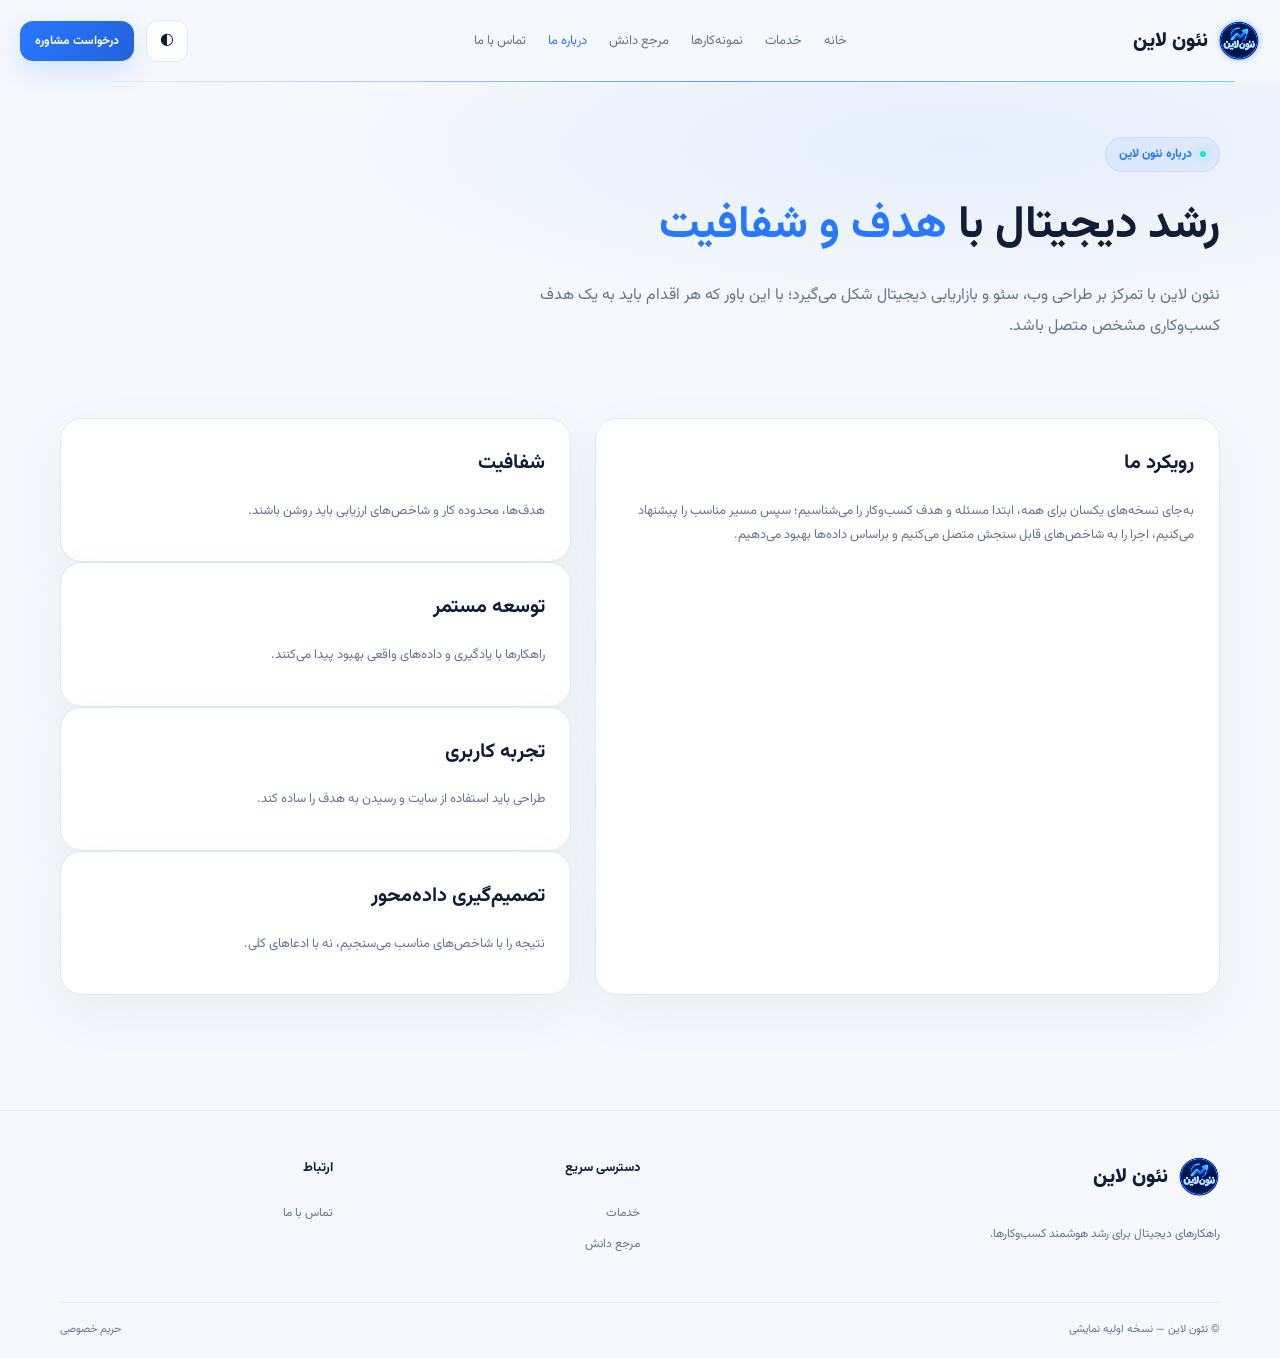
<file: about.html>
<!doctype html><html lang="fa" dir="rtl"><head><meta charset="utf-8"><meta name="viewport" content="width=device-width,initial-scale=1"><meta name="description" content="آشنایی با رویکرد نئون لاین در طراحی سایت، سئو و رشد دیجیتال."><title>درباره ما | نئون لاین</title><link rel="preconnect" href="https://fonts.googleapis.com"><link href="https://fonts.googleapis.com/css2?family=Vazirmatn:wght@400;500;600;700;800&display=swap" rel="stylesheet"><link rel="stylesheet" href="styles.css"></head><body><div class="site-shell"><header class="site-header"><a class="brand" href="index.html"><img src="assets/neon-line-logo.png" alt="لوگوی نئون لاین"><span>نئون لاین</span></a><button class="menu-toggle" id="menuToggle" aria-label="باز کردن منو"><span></span><span></span><span></span></button><nav class="main-nav" id="mainNav"><a href="index.html">خانه</a><a href="services.html">خدمات</a><a href="projects.html">نمونه‌کارها</a><a href="knowledge.html">مرجع دانش</a><a class="active" href="about.html">درباره ما</a><a href="contact.html">تماس با ما</a><a class="nav-admin" href="admin.html">پنل مدیریت نمایشی</a></nav><div class="header-actions"><button class="theme-toggle" id="themeToggle" aria-label="تغییر پوسته">◐</button><a class="button button-small" href="contact.html">درخواست مشاوره</a></div></header><main><section class="inner-hero"><div class="section-wrap"><span class="eyebrow">درباره نئون لاین</span><h1>رشد دیجیتال با <span>هدف و شفافیت</span></h1><p>نئون لاین با تمرکز بر طراحی وب، سئو و بازاریابی دیجیتال شکل می‌گیرد؛ با این باور که هر اقدام باید به یک هدف کسب‌وکاری مشخص متصل باشد.</p></div></section><section class="content-section section-wrap"><div class="content-panel"><h2>رویکرد ما</h2><p>به‌جای نسخه‌های یکسان برای همه، ابتدا مسئله و هدف کسب‌وکار را می‌شناسیم؛ سپس مسیر مناسب را پیشنهاد می‌کنیم، اجرا را به شاخص‌های قابل سنجش متصل می‌کنیم و براساس داده‌ها بهبود می‌دهیم.</p></div><div class="content-list"><div class="content-panel"><h2>شفافیت</h2><p>هدف‌ها، محدوده کار و شاخص‌های ارزیابی باید روشن باشند.</p></div><div class="content-panel"><h2>توسعه مستمر</h2><p>راهکارها با یادگیری و داده‌های واقعی بهبود پیدا می‌کنند.</p></div><div class="content-panel"><h2>تجربه کاربری</h2><p>طراحی باید استفاده از سایت و رسیدن به هدف را ساده کند.</p></div><div class="content-panel"><h2>تصمیم‌گیری داده‌محور</h2><p>نتیجه را با شاخص‌های مناسب می‌سنجیم، نه با ادعاهای کلی.</p></div></div></section></main><footer class="site-footer"><div class="footer-main section-wrap"><div class="footer-brand"><a class="brand" href="index.html"><img src="assets/neon-line-logo.png" alt=""><span>نئون لاین</span></a><p>راهکارهای دیجیتال برای رشد هوشمند کسب‌وکارها.</p></div><div><h4>دسترسی سریع</h4><a href="services.html">خدمات</a><a href="knowledge.html">مرجع دانش</a></div><div><h4>ارتباط</h4><a href="contact.html">تماس با ما</a></div></div><div class="footer-bottom section-wrap"><span>© نئون لاین — نسخه اولیه نمایشی</span><a href="privacy.html">حریم خصوصی</a></div></footer></div><div class="mobile-overlay" id="mobileOverlay"></div><script src="app.js"></script></body></html>
</file>
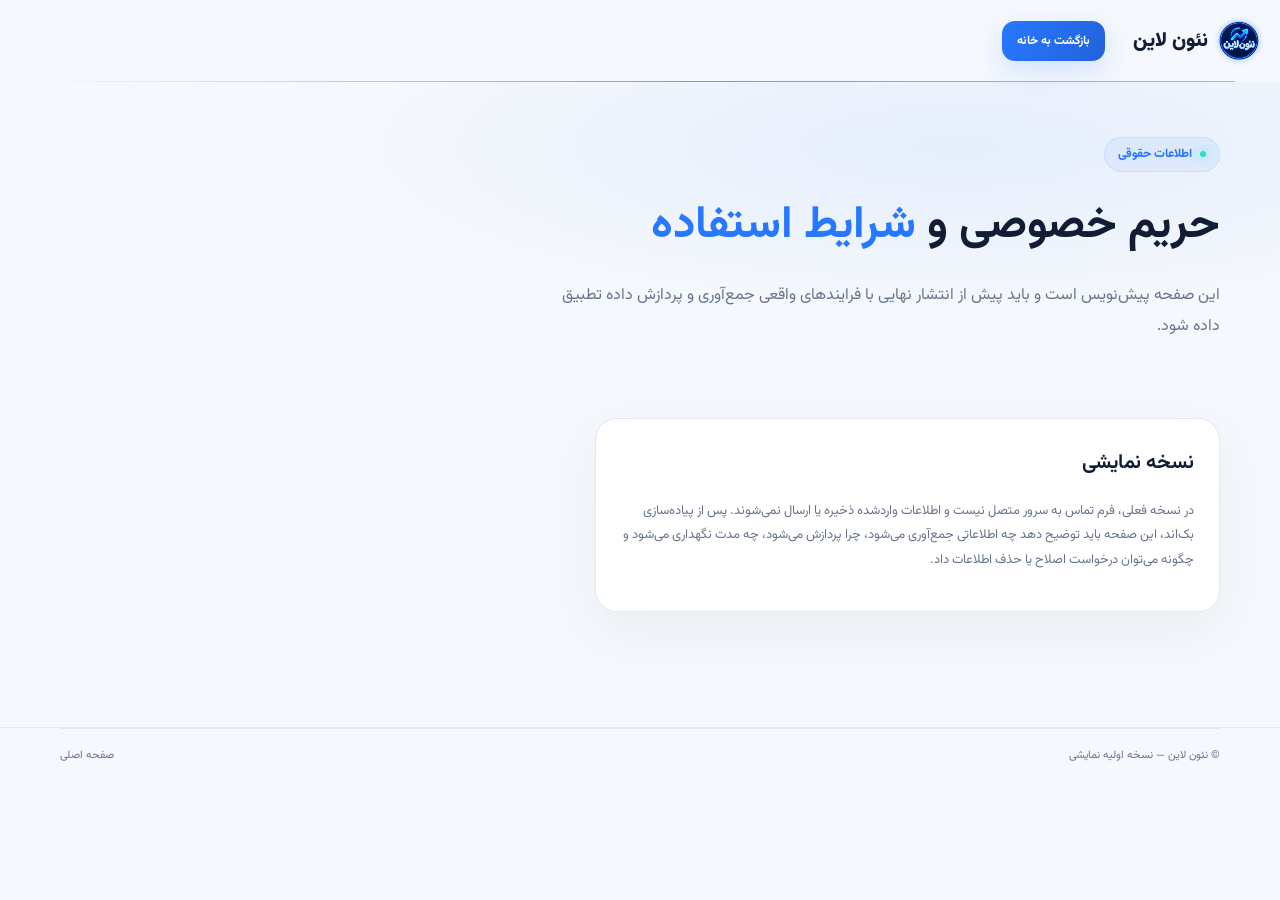
<file: privacy.html>
<!doctype html><html lang="fa" dir="rtl"><head><meta charset="utf-8"><meta name="viewport" content="width=device-width,initial-scale=1"><title>حریم خصوصی | نئون لاین</title><link href="https://fonts.googleapis.com/css2?family=Vazirmatn:wght@400;500;600;700;800&display=swap" rel="stylesheet"><link rel="stylesheet" href="styles.css"></head><body><div class="site-shell"><header class="site-header"><a class="brand" href="index.html"><img src="assets/neon-line-logo.png" alt=""><span>نئون لاین</span></a><a class="button button-small" href="index.html">بازگشت به خانه</a></header><main><section class="inner-hero"><div class="section-wrap"><span class="eyebrow">اطلاعات حقوقی</span><h1>حریم خصوصی و <span>شرایط استفاده</span></h1><p>این صفحه پیش‌نویس است و باید پیش از انتشار نهایی با فرایندهای واقعی جمع‌آوری و پردازش داده تطبیق داده شود.</p></div></section><section class="content-section section-wrap"><div class="content-panel"><h2>نسخه نمایشی</h2><p>در نسخه فعلی، فرم تماس به سرور متصل نیست و اطلاعات واردشده ذخیره یا ارسال نمی‌شوند. پس از پیاده‌سازی بک‌اند، این صفحه باید توضیح دهد چه اطلاعاتی جمع‌آوری می‌شود، چرا پردازش می‌شود، چه مدت نگهداری می‌شود و چگونه می‌توان درخواست اصلاح یا حذف اطلاعات داد.</p></div></section></main><footer class="site-footer"><div class="footer-bottom section-wrap"><span>© نئون لاین — نسخه اولیه نمایشی</span><a href="index.html">صفحه اصلی</a></div></footer></div><script src="app.js"></script></body></html>
</file>
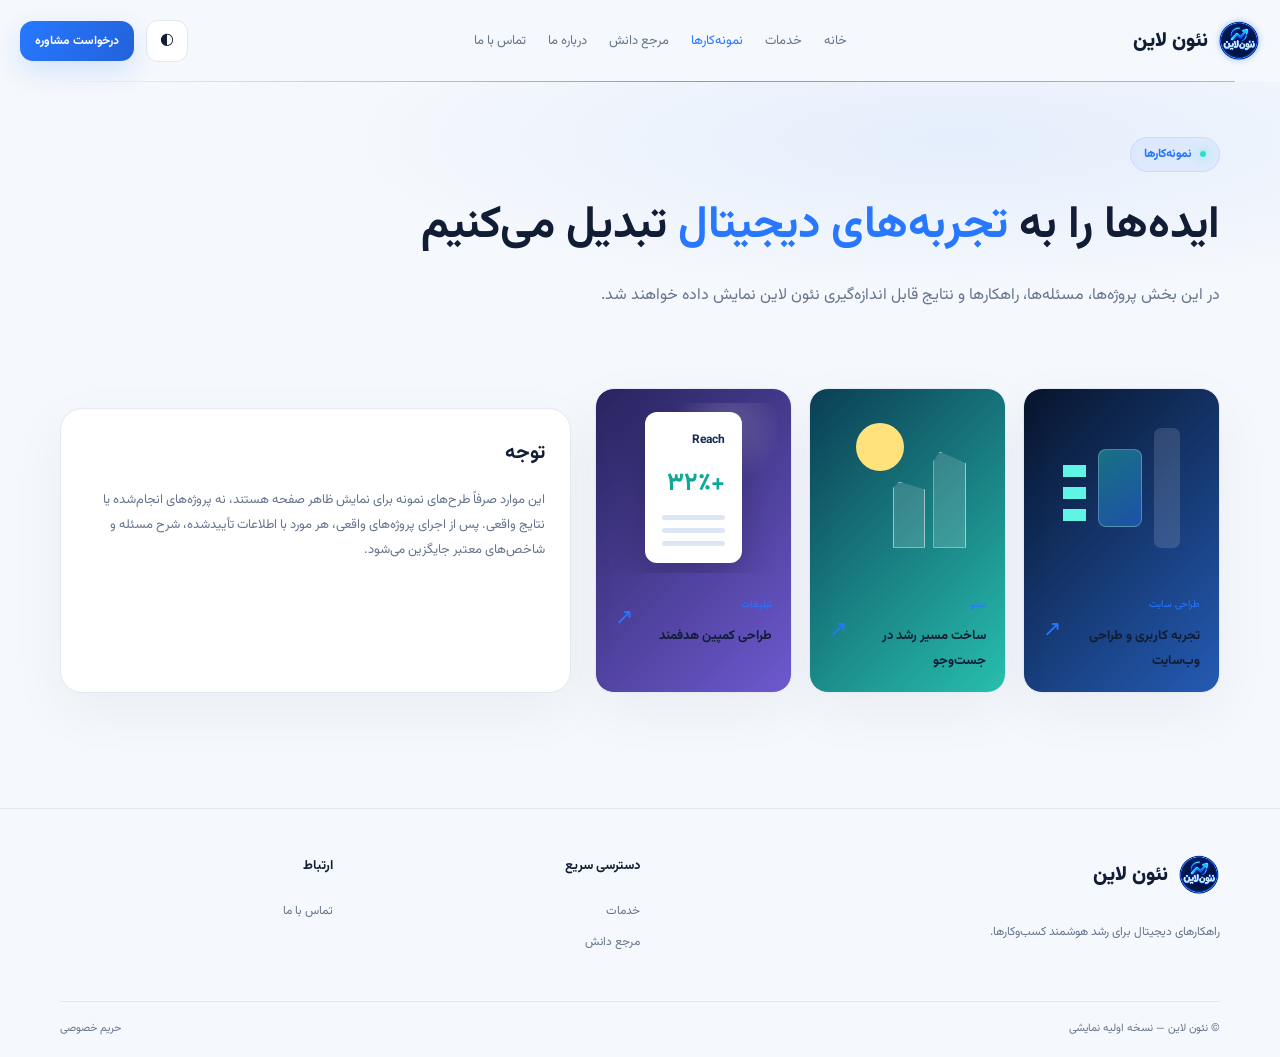
<file: projects.html>
<!doctype html><html lang="fa" dir="rtl"><head><meta charset="utf-8"><meta name="viewport" content="width=device-width,initial-scale=1"><meta name="description" content="نمونه‌کارها و مطالعات موردی نئون لاین."><title>نمونه‌کارها | نئون لاین</title><link rel="preconnect" href="https://fonts.googleapis.com"><link href="https://fonts.googleapis.com/css2?family=Vazirmatn:wght@400;500;600;700;800&display=swap" rel="stylesheet"><link rel="stylesheet" href="styles.css"></head><body><div class="site-shell"><header class="site-header"><a class="brand" href="index.html"><img src="assets/neon-line-logo.png" alt="لوگوی نئون لاین"><span>نئون لاین</span></a><button class="menu-toggle" id="menuToggle" aria-label="باز کردن منو"><span></span><span></span><span></span></button><nav class="main-nav" id="mainNav"><a href="index.html">خانه</a><a href="services.html">خدمات</a><a class="active" href="projects.html">نمونه‌کارها</a><a href="knowledge.html">مرجع دانش</a><a href="about.html">درباره ما</a><a href="contact.html">تماس با ما</a><a class="nav-admin" href="admin.html">پنل مدیریت نمایشی</a></nav><div class="header-actions"><button class="theme-toggle" id="themeToggle" aria-label="تغییر پوسته">◐</button><a class="button button-small" href="contact.html">درخواست مشاوره</a></div></header><main><section class="inner-hero"><div class="section-wrap"><span class="eyebrow">نمونه‌کارها</span><h1>ایده‌ها را به <span>تجربه‌های دیجیتال</span> تبدیل می‌کنیم</h1><p>در این بخش پروژه‌ها، مسئله‌ها، راهکارها و نتایج قابل اندازه‌گیری نئون لاین نمایش داده خواهند شد.</p></div></section><section class="content-section section-wrap"><div class="project-grid"><article class="project-card project-blue"><div class="project-art art-dashboard"><div class="mini-side"></div><div class="mini-chart"></div><div class="mini-bars"></div></div><div class="project-meta"><div><small>طراحی سایت</small><h3>تجربه کاربری و طراحی وب‌سایت</h3></div><span>↗</span></div></article><article class="project-card project-cyan"><div class="project-art art-building"><div class="building"></div><div class="building-small"></div><div class="sun"></div></div><div class="project-meta"><div><small>سئو</small><h3>ساخت مسیر رشد در جست‌وجو</h3></div><span>↗</span></div></article><article class="project-card project-purple"><div class="project-art art-campaign"><div class="campaign-card"><b>Reach</b><strong>+۳۲٪</strong><i></i><i></i><i></i></div></div><div class="project-meta"><div><small>تبلیغات</small><h3>طراحی کمپین هدفمند</h3></div><span>↗</span></div></article></div><div class="content-panel" style="margin-top:20px"><h2>توجه</h2><p>این موارد صرفاً طرح‌های نمونه برای نمایش ظاهر صفحه هستند، نه پروژه‌های انجام‌شده یا نتایج واقعی. پس از اجرای پروژه‌های واقعی، هر مورد با اطلاعات تأییدشده، شرح مسئله و شاخص‌های معتبر جایگزین می‌شود.</p></div></section></main><footer class="site-footer"><div class="footer-main section-wrap"><div class="footer-brand"><a class="brand" href="index.html"><img src="assets/neon-line-logo.png" alt=""><span>نئون لاین</span></a><p>راهکارهای دیجیتال برای رشد هوشمند کسب‌وکارها.</p></div><div><h4>دسترسی سریع</h4><a href="services.html">خدمات</a><a href="knowledge.html">مرجع دانش</a></div><div><h4>ارتباط</h4><a href="contact.html">تماس با ما</a></div></div><div class="footer-bottom section-wrap"><span>© نئون لاین — نسخه اولیه نمایشی</span><a href="privacy.html">حریم خصوصی</a></div></footer></div><div class="mobile-overlay" id="mobileOverlay"></div><script src="app.js"></script></body></html>
</file>
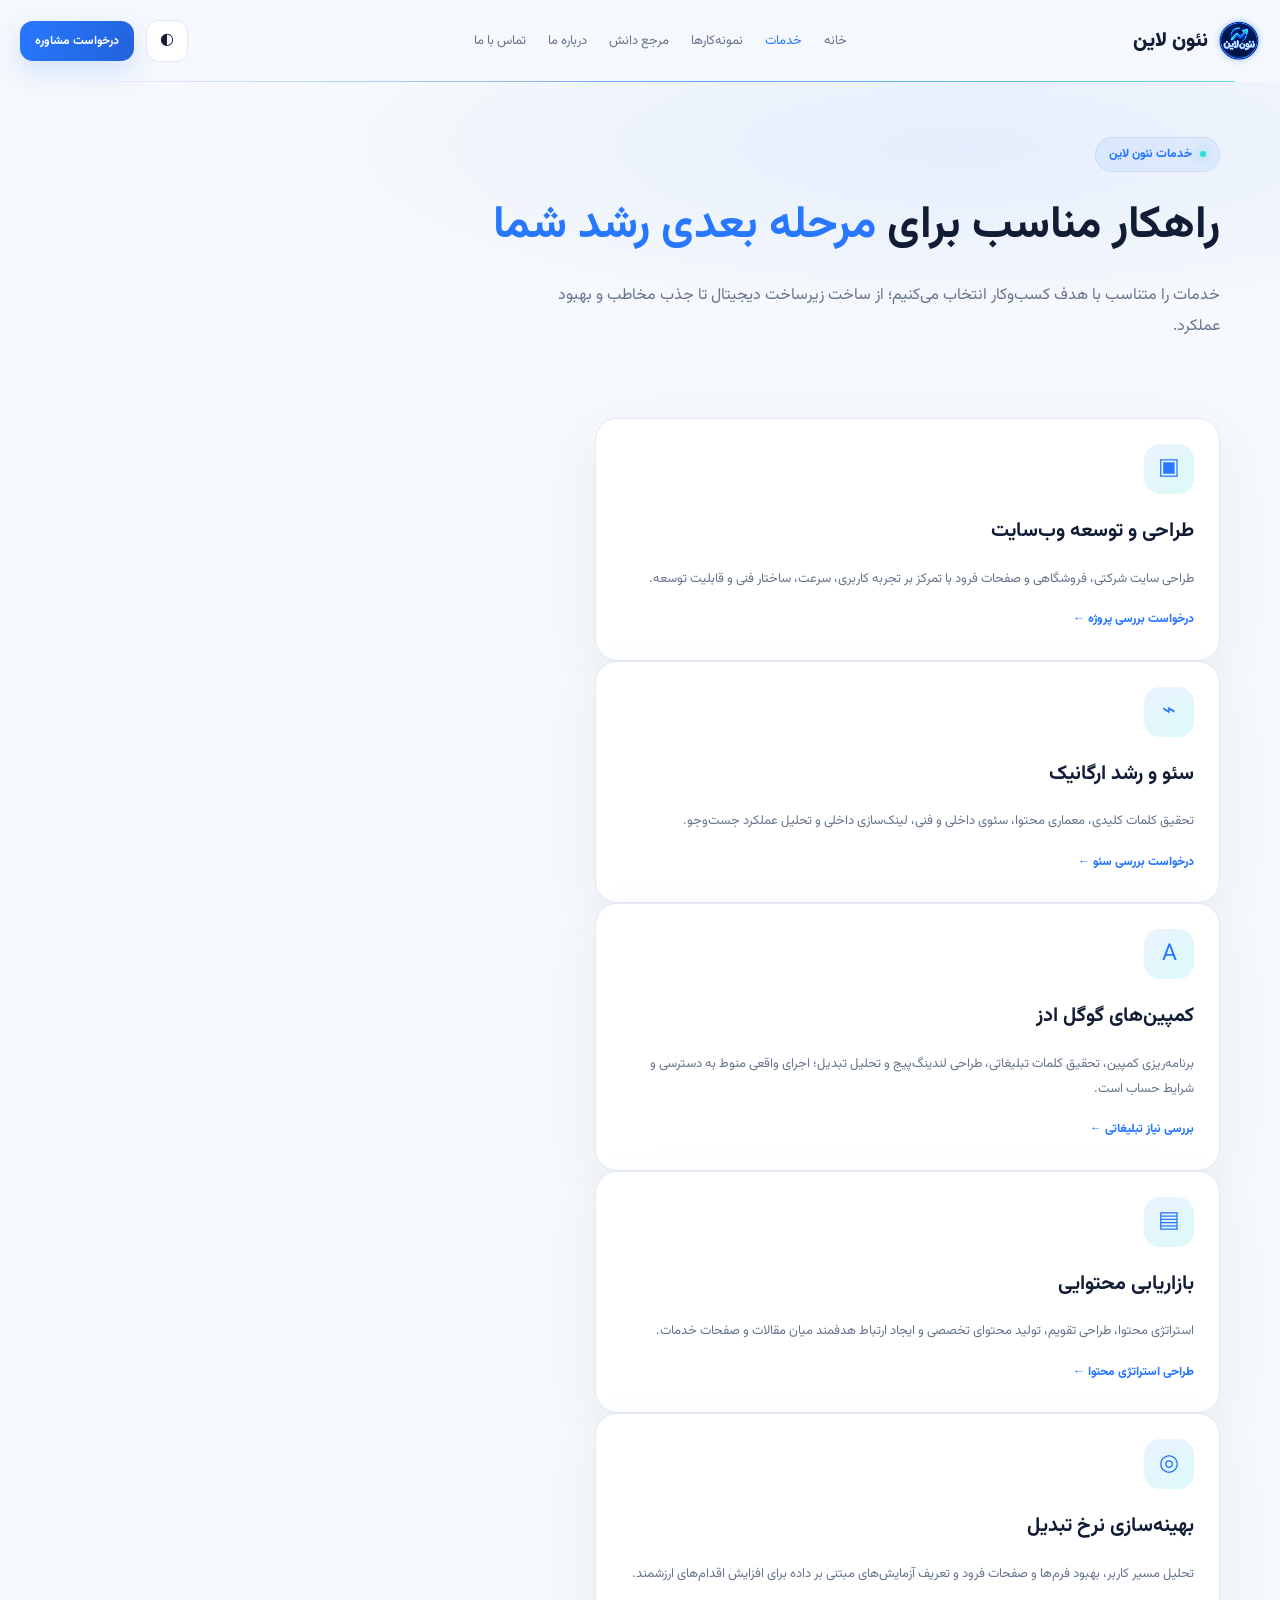
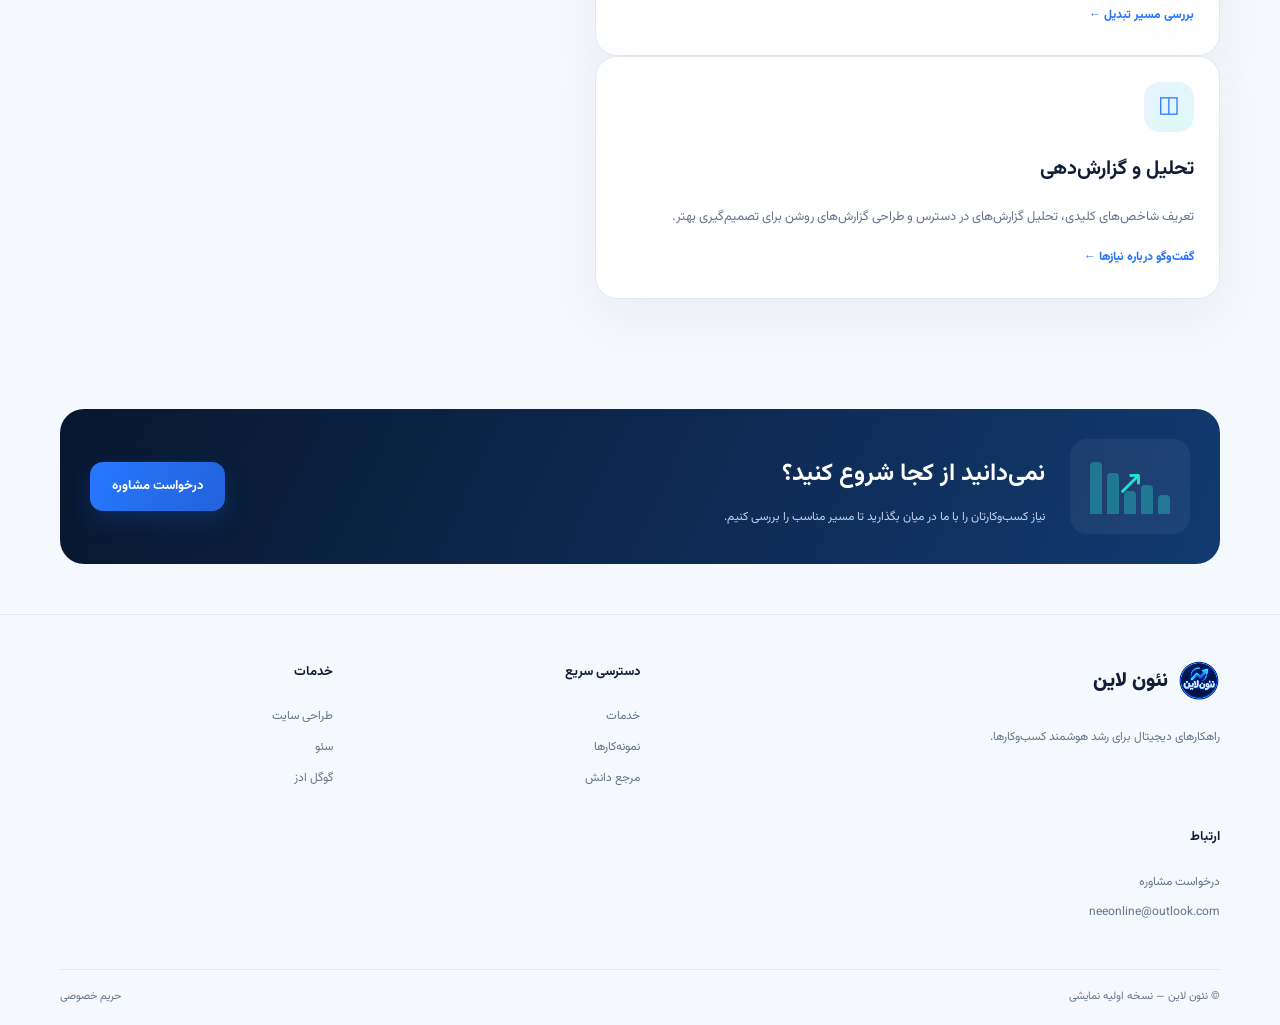
<file: services.html>
<!doctype html><html lang="fa" dir="rtl"><head><meta charset="utf-8"><meta name="viewport" content="width=device-width,initial-scale=1"><meta name="description" content="خدمات نئون لاین در طراحی سایت، سئو، گوگل ادز و بازاریابی محتوایی."><title>خدمات | نئون لاین</title><link rel="preconnect" href="https://fonts.googleapis.com"><link href="https://fonts.googleapis.com/css2?family=Vazirmatn:wght@400;500;600;700;800&display=swap" rel="stylesheet"><link rel="stylesheet" href="styles.css"></head><body><div class="site-shell"><header class="site-header"><a class="brand" href="index.html"><img src="assets/neon-line-logo.png" alt="لوگوی نئون لاین"><span>نئون لاین</span></a><button class="menu-toggle" id="menuToggle" aria-label="باز کردن منو"><span></span><span></span><span></span></button><nav class="main-nav" id="mainNav"><a href="index.html">خانه</a><a class="active" href="services.html">خدمات</a><a href="projects.html">نمونه‌کارها</a><a href="knowledge.html">مرجع دانش</a><a href="about.html">درباره ما</a><a href="contact.html">تماس با ما</a><a class="nav-admin" href="admin.html">پنل مدیریت نمایشی</a></nav><div class="header-actions"><button class="theme-toggle" id="themeToggle" aria-label="تغییر پوسته">◐</button><a class="button button-small" href="contact.html">درخواست مشاوره</a></div></header><main><section class="inner-hero"><div class="section-wrap"><span class="eyebrow">خدمات نئون لاین</span><h1>راهکار مناسب برای <span>مرحله بعدی رشد شما</span></h1><p>خدمات را متناسب با هدف کسب‌وکار انتخاب می‌کنیم؛ از ساخت زیرساخت دیجیتال تا جذب مخاطب و بهبود عملکرد.</p></div></section><section class="content-section section-wrap"><div class="content-list"><article class="content-panel" id="web"><span class="service-icon">▣</span><h2>طراحی و توسعه وب‌سایت</h2><p>طراحی سایت شرکتی، فروشگاهی و صفحات فرود با تمرکز بر تجربه کاربری، سرعت، ساختار فنی و قابلیت توسعه.</p><a class="text-link" href="contact.html">درخواست بررسی پروژه ←</a></article><article class="content-panel" id="seo"><span class="service-icon">⌁</span><h2>سئو و رشد ارگانیک</h2><p>تحقیق کلمات کلیدی، معماری محتوا، سئوی داخلی و فنی، لینک‌سازی داخلی و تحلیل عملکرد جست‌وجو.</p><a class="text-link" href="contact.html">درخواست بررسی سئو ←</a></article><article class="content-panel" id="ads"><span class="service-icon">A</span><h2>کمپین‌های گوگل ادز</h2><p>برنامه‌ریزی کمپین، تحقیق کلمات تبلیغاتی، طراحی لندینگ‌پیج و تحلیل تبدیل؛ اجرای واقعی منوط به دسترسی و شرایط حساب است.</p><a class="text-link" href="contact.html">بررسی نیاز تبلیغاتی ←</a></article><article class="content-panel" id="content"><span class="service-icon">▤</span><h2>بازاریابی محتوایی</h2><p>استراتژی محتوا، طراحی تقویم، تولید محتوای تخصصی و ایجاد ارتباط هدفمند میان مقالات و صفحات خدمات.</p><a class="text-link" href="contact.html">طراحی استراتژی محتوا ←</a></article><article class="content-panel"><span class="service-icon">◎</span><h2>بهینه‌سازی نرخ تبدیل</h2><p>تحلیل مسیر کاربر، بهبود فرم‌ها و صفحات فرود و تعریف آزمایش‌های مبتنی بر داده برای افزایش اقدام‌های ارزشمند.</p><a class="text-link" href="contact.html">بررسی مسیر تبدیل ←</a></article><article class="content-panel"><span class="service-icon">◫</span><h2>تحلیل و گزارش‌دهی</h2><p>تعریف شاخص‌های کلیدی، تحلیل گزارش‌های در دسترس و طراحی گزارش‌های روشن برای تصمیم‌گیری بهتر.</p><a class="text-link" href="contact.html">گفت‌وگو درباره نیازها ←</a></article></div></section><section class="cta-section section-wrap"><div class="cta-graphic"><div class="cta-bars"><i></i><i></i><i></i><i></i><i></i></div><span>↗</span></div><div class="cta-copy"><h2>نمی‌دانید از کجا شروع کنید؟</h2><p>نیاز کسب‌وکارتان را با ما در میان بگذارید تا مسیر مناسب را بررسی کنیم.</p></div><div class="cta-actions"><a class="button" href="contact.html">درخواست مشاوره</a></div></section></main><footer class="site-footer"><div class="footer-main section-wrap"><div class="footer-brand"><a class="brand" href="index.html"><img src="assets/neon-line-logo.png" alt=""><span>نئون لاین</span></a><p>راهکارهای دیجیتال برای رشد هوشمند کسب‌وکارها.</p></div><div><h4>دسترسی سریع</h4><a href="services.html">خدمات</a><a href="projects.html">نمونه‌کارها</a><a href="knowledge.html">مرجع دانش</a></div><div><h4>خدمات</h4><a href="#web">طراحی سایت</a><a href="#seo">سئو</a><a href="#ads">گوگل ادز</a></div><div><h4>ارتباط</h4><a href="contact.html">درخواست مشاوره</a><a href="mailto:neeonline@outlook.com">neeonline@outlook.com</a></div></div><div class="footer-bottom section-wrap"><span>© نئون لاین — نسخه اولیه نمایشی</span><a href="privacy.html">حریم خصوصی</a></div></footer></div><div class="mobile-overlay" id="mobileOverlay"></div><script src="app.js"></script></body></html>
</file>
<file: styles.css>
@import url('https://fonts.googleapis.com/css2?family=Vazirmatn:wght@300;400;500;600;700;800;900&display=swap');
:root{--navy:#07142b;--navy2:#0d2142;--blue:#2778ff;--cyan:#27e0d0;--ink:#101d35;--muted:#66758d;--paper:#f5f8fc;--panel:#fff;--line:#e2e9f2;--shadow:0 18px 55px #0b28510d;--radius:22px}*{box-sizing:border-box}html{scroll-behavior:smooth}body{margin:0;font-family:Vazirmatn,Tahoma,sans-serif;background:var(--paper);color:var(--ink);line-height:1.9}body.dark{--paper:#071225;--panel:#0d1b32;--ink:#eef5ff;--muted:#9bacc5;--line:#1d3150;--shadow:0 18px 55px #0003}a{color:inherit;text-decoration:none}button,input,textarea,select{font:inherit}button,a{ -webkit-tap-highlight-color:transparent}.site-shell{overflow:hidden}.section-wrap{width:min(1160px,calc(100% - 40px));margin-inline:auto}.site-header{height:82px;display:flex;align-items:center;gap:28px;width:min(1240px,calc(100% - 40px));margin:auto}.brand{display:inline-flex;align-items:center;gap:10px;font-weight:900;font-size:20px;white-space:nowrap}.brand img{width:42px;height:42px;object-fit:contain}.main-nav{display:flex;align-items:center;gap:22px;margin-inline:auto;font-size:13px;color:var(--muted)}.main-nav a{transition:.2s}.main-nav a:hover,.main-nav a.active{color:var(--blue)}.nav-admin{display:none!important}.header-actions{display:flex;align-items:center;gap:12px}.theme-toggle,.menu-toggle{border:1px solid var(--line);background:var(--panel);color:var(--ink);border-radius:12px;width:42px;height:42px;cursor:pointer}.menu-toggle{display:none}.button{display:inline-flex;justify-content:center;align-items:center;gap:9px;background:linear-gradient(115deg,var(--blue),#2362db);color:#fff;border:0;border-radius:13px;padding:12px 22px;font-size:13px;font-weight:700;box-shadow:0 10px 26px #2778ff2a;cursor:pointer;transition:transform .2s,box-shadow .2s}.button:hover{transform:translateY(-2px);box-shadow:0 14px 30px #2778ff45}.button-small{padding:9px 15px;font-size:12px}.button-ghost{background:transparent;color:var(--ink);box-shadow:none;border:1px solid var(--line)}.hero{padding:55px 0 70px;position:relative}.hero-grid{display:grid;grid-template-columns:1.05fr .95fr;gap:50px;align-items:center}.eyebrow{display:inline-flex;align-items:center;gap:8px;font-size:12px;font-weight:800;color:var(--blue);background:#2778ff10;border:1px solid #2778ff1c;border-radius:30px;padding:5px 13px}.eyebrow:before{content:'';width:6px;height:6px;border-radius:50%;background:var(--cyan);box-shadow:0 0 12px var(--cyan)}h1,h2,h3,p{margin-top:0}.hero h1{font-size:clamp(36px,5vw,60px);line-height:1.45;letter-spacing:-1.7px;margin:22px 0 18px;font-weight:900}.hero h1 span,.inner-hero h1 span{color:var(--blue)}.hero-copy{font-size:16px;color:var(--muted);max-width:580px;line-height:2.2}.hero-buttons{display:flex;gap:12px;flex-wrap:wrap;margin-top:28px}.hero-notes{display:flex;gap:24px;flex-wrap:wrap;margin-top:28px;color:var(--muted);font-size:12px}.hero-notes b{color:var(--ink)}.hero-visual{position:relative;min-height:410px;display:grid;place-items:center}.glow-orb{position:absolute;width:340px;height:340px;border-radius:50%;background:radial-gradient(circle,#27e0d02c 0,#2778ff18 45%,transparent 70%);filter:blur(6px)}.dashboard-card{position:relative;width:min(440px,100%);padding:25px;border:1px solid #4c9eff45;border-radius:24px;background:linear-gradient(145deg,var(--panel),color-mix(in srgb,var(--panel) 80%,#dceaff));box-shadow:0 28px 80px #123a7220;transform:rotate(-1deg)}.dashboard-top{display:flex;align-items:center;justify-content:space-between;font-size:12px;color:var(--muted);padding-bottom:18px;border-bottom:1px solid var(--line)}.live-dot{display:inline-flex;align-items:center;gap:6px;color:#17a99b}.live-dot:before{content:'';width:7px;height:7px;border-radius:50%;background:var(--cyan)}.metric-grid{display:grid;grid-template-columns:1fr 1fr;gap:12px;margin:18px 0}.metric{padding:14px;border:1px solid var(--line);border-radius:15px;background:var(--panel)}.metric small{display:block;color:var(--muted);font-size:11px}.metric strong{display:block;font-size:25px;margin-top:5px}.metric em{font-style:normal;color:#0db7a8;font-size:11px}.chart{height:95px;display:flex;align-items:end;gap:9px;padding:0 10px}.chart i{flex:1;border-radius:6px 6px 2px 2px;background:linear-gradient(0deg,var(--blue),var(--cyan));opacity:.85}.floating-tag{position:absolute;background:var(--panel);border:1px solid var(--line);box-shadow:var(--shadow);padding:12px 17px;border-radius:14px;font-size:12px;font-weight:700}.tag-one{top:30px;left:-5px}.tag-two{bottom:32px;right:-12px}.section{padding:75px 0}.section-head{max-width:680px;margin:0 auto 38px;text-align:center}.section-head h2{font-size:clamp(26px,3vw,38px);line-height:1.6;margin:14px 0}.section-head p{color:var(--muted);font-size:14px}.cards{display:grid;grid-template-columns:repeat(3,1fr);gap:18px}.service-card,.content-panel,.project-card,.knowledge-card{background:var(--panel);border:1px solid var(--line);border-radius:var(--radius);padding:25px;box-shadow:var(--shadow)}.service-icon{width:50px;height:50px;border-radius:16px;background:linear-gradient(140deg,#2778ff18,#27e0d02a);color:var(--blue);display:grid;place-items:center;font-size:23px;margin-bottom:18px}.service-card h3{font-size:18px;margin-bottom:9px}.service-card p,.project-card p,.knowledge-card p{color:var(--muted);font-size:13px;line-height:2}.text-link{color:var(--blue);font-size:12px;font-weight:800}.soft-section{background:linear-gradient(180deg,transparent,#eaf2ff50,transparent)}body.dark .soft-section{background:linear-gradient(180deg,transparent,#0b2140,transparent)}.feature-grid{display:grid;grid-template-columns:.9fr 1.1fr;gap:50px;align-items:center}.feature-visual{background:linear-gradient(145deg,#07142b,#123466);border-radius:28px;padding:30px;color:#fff;min-height:310px;position:relative;overflow:hidden}.feature-visual:after{content:'';position:absolute;width:250px;height:250px;border:1px solid #27e0d045;border-radius:50%;left:-50px;bottom:-100px;box-shadow:0 0 0 28px #27e0d00c,0 0 0 60px #27e0d009}.feature-visual h3{font-size:25px}.feature-visual p{color:#b8c9e6;font-size:13px}.feature-list{display:grid;gap:18px}.feature-item{display:flex;gap:14px}.check-icon{width:30px;height:30px;flex:none;border-radius:10px;background:#27e0d01c;color:#0ab6a8;display:grid;place-items:center}.feature-item strong{display:block;font-size:15px}.feature-item p{font-size:12px;color:var(--muted);margin:4px 0}.cta-band{border-radius:28px;background:linear-gradient(115deg,#0a1b39,#123b72);color:#fff;padding:42px;display:flex;justify-content:space-between;align-items:center;gap:24px}.cta-band h2{font-size:28px;margin-bottom:8px}.cta-band p{color:#c1d0e8;margin:0;font-size:13px}.site-footer{border-top:1px solid var(--line);margin-top:50px}.footer-main{padding:45px 0;display:grid;grid-template-columns:2fr 1fr 1fr;gap:35px}.footer-brand p{max-width:320px;color:var(--muted);font-size:12px;margin-top:12px}.footer-main h4{font-size:13px;margin:0 0 13px}.footer-main>div:not(:first-child){display:flex;flex-direction:column;align-items:flex-start;gap:8px}.footer-main a:not(.brand){font-size:12px;color:var(--muted)}.footer-bottom{border-top:1px solid var(--line);padding:17px 0;display:flex;justify-content:space-between;color:var(--muted);font-size:11px}.inner-hero{padding:55px 0 45px;background:radial-gradient(ellipse at 75% 20%,#2778ff14,transparent 45%)}.inner-hero h1{font-size:clamp(30px,4vw,45px);margin:12px 0}.inner-hero p{color:var(--muted);max-width:680px}.content-section{display:grid;grid-template-columns:1.1fr .9fr;gap:24px;padding:15px 0 65px}.content-panel h2{font-size:20px}.content-panel p{font-size:13px;color:var(--muted)}.form-grid{display:grid;grid-template-columns:1fr 1fr;gap:17px}.field{display:flex;flex-direction:column;gap:7px}.field.full{grid-column:1/-1}.field label{font-size:12px;font-weight:700}.field input,.field textarea,.field select,.admin-input{width:100%;border:1px solid var(--line);border-radius:12px;background:var(--paper);color:var(--ink);padding:12px 13px;outline:none;font-size:13px}.field input:focus,.field textarea:focus,.field select:focus,.admin-input:focus{border-color:var(--blue);box-shadow:0 0 0 3px #2778ff17}.field textarea{min-height:120px;resize:vertical}.form-message{font-size:12px;color:#0a9d8c;margin:8px 0 0}.project-grid,.knowledge-grid{display:grid;grid-template-columns:repeat(3,1fr);gap:18px}.project-cover{height:150px;border-radius:15px;background:linear-gradient(135deg,#0c2043,#2778ff);display:grid;place-items:center;color:#5ff5e5;font-size:38px;margin-bottom:17px}.knowledge-card small{color:var(--blue);font-size:11px}.content-panel ul{padding-right:20px;color:var(--muted);font-size:13px}.mobile-overlay{display:none}.admin-body{background:var(--paper)}.admin-layout{display:grid;grid-template-columns:250px 1fr;min-height:100vh}.admin-sidebar{background:var(--navy);color:#dce8ff;padding:24px 18px}.admin-sidebar .brand{margin-bottom:40px}.admin-sidebar .brand span{color:white}.side-label{font-size:10px;color:#7d94bb;margin:22px 10px 9px}.admin-nav{display:grid;gap:5px}.admin-nav a{padding:10px 12px;border-radius:10px;font-size:12px;color:#a9bbd8}.admin-nav a:hover,.admin-nav a.active{background:#17345e;color:#fff}.admin-main{padding:30px;min-width:0}.admin-topbar{display:flex;justify-content:space-between;align-items:center;gap:20px;margin-bottom:25px}.admin-topbar h1{font-size:25px;margin:0}.admin-topbar p{font-size:12px;color:var(--muted);margin:4px 0}.admin-top-actions{display:flex;gap:8px}.admin-chip{border:1px solid var(--line);background:var(--panel);border-radius:10px;padding:9px 12px;font-size:11px}.admin-notice{padding:14px 16px;border:1px solid #e8c76a80;background:#ffce3914;border-radius:13px;font-size:12px;margin-bottom:20px}.admin-stats{display:grid;grid-template-columns:repeat(4,1fr);gap:14px;margin-bottom:20px}.admin-stat{padding:18px;border:1px solid var(--line);background:var(--panel);border-radius:16px}.admin-stat span,.admin-stat small{display:block;color:var(--muted);font-size:11px}.admin-stat strong{font-size:27px;display:block}.admin-columns{display:grid;grid-template-columns:1.3fr .7fr;gap:18px}.admin-panel{background:var(--panel);border:1px solid var(--line);border-radius:17px;padding:20px;margin-bottom:18px;overflow:auto}.admin-panel h2{font-size:15px;margin:0 0 15px}.admin-table{width:100%;border-collapse:collapse;font-size:11px;text-align:right}.admin-table th,.admin-table td{padding:12px 8px;border-bottom:1px solid var(--line);white-space:nowrap}.admin-table th{color:var(--muted);font-weight:600}.status-pill{display:inline-block;padding:3px 8px;border-radius:20px;background:#27e0d01c;color:#0c9f91;font-size:10px}.status-draft{background:#f1b83b1b;color:#bb8415}.admin-shortcuts{display:grid;grid-template-columns:1fr 1fr;gap:10px}.admin-shortcuts a{padding:12px;border:1px solid var(--line);border-radius:12px;font-size:11px}.admin-shortcuts span{color:var(--blue);margin-left:5px}.activity-item{display:flex;gap:10px;align-items:center;padding:9px 0;border-bottom:1px solid var(--line)}.activity-dot{width:8px;height:8px;background:var(--cyan);border-radius:50%}.activity-item strong,.activity-item small{display:block;font-size:11px}.activity-item small{color:var(--muted)}.login-wrap{min-height:100vh;display:grid;place-items:center;padding:20px}.login-card{width:min(430px,100%);padding:35px;background:var(--panel);border:1px solid var(--line);border-radius:24px;box-shadow:var(--shadow)}.login-card .brand{margin-bottom:20px}.login-card h1{font-size:25px}.login-card>p{color:var(--muted);font-size:12px}.login-card .field{margin:15px 0}.login-card .button{width:100%;margin-top:8px}.login-status{font-size:12px;color:var(--muted);margin-top:12px}.admin-toolbar{display:flex;flex-wrap:wrap;gap:10px;margin-bottom:14px}.admin-toolbar input,.admin-toolbar select{max-width:260px}.admin-form-grid{display:grid;grid-template-columns:1fr 1fr;gap:12px}.admin-form-grid .wide{grid-column:1/-1}.hidden{display:none!important}@media(max-width:980px){.main-nav{gap:12px}.main-nav a{font-size:11px}.hero-grid{gap:25px}.cards,.project-grid,.knowledge-grid{grid-template-columns:repeat(2,1fr)}.admin-layout{grid-template-columns:210px 1fr}.admin-columns{grid-template-columns:1fr}.admin-stats{grid-template-columns:repeat(2,1fr)}}@media(max-width:760px){.site-header{height:72px;justify-content:space-between}.menu-toggle{display:grid;place-content:center;gap:4px;order:3}.menu-toggle span{display:block;width:18px;height:2px;background:var(--ink);border-radius:2px}.main-nav{position:fixed;z-index:1001;top:0;right:0;bottom:0;width:min(300px,82vw);background:var(--panel);box-shadow:-15px 0 50px #07142b25;padding:85px 24px 24px;display:flex;align-items:stretch;flex-direction:column;gap:5px;transform:translateX(110%);transition:transform .25s;margin:0}.main-nav.open{transform:translateX(0)}.main-nav a{padding:10px 8px;font-size:14px}.nav-admin{display:block!important}.mobile-overlay.show{display:block;position:fixed;inset:0;background:#07142b80;z-index:1000}.header-actions{margin-right:auto}.header-actions .button{display:none}.hero{padding:35px 0 45px}.hero-grid,.feature-grid{grid-template-columns:1fr}.hero h1{font-size:38px}.hero-visual{min-height:350px}.dashboard-card{max-width:400px}.tag-one{left:0}.tag-two{right:0}.section{padding:52px 0}.cards,.project-grid,.knowledge-grid{grid-template-columns:1fr}.service-card,.content-panel,.project-card,.knowledge-card{padding:21px}.feature-grid{gap:25px}.cta-band{padding:27px;align-items:flex-start;flex-direction:column}.cta-band h2{font-size:23px}.footer-main{grid-template-columns:1fr 1fr}.footer-brand{grid-column:1/-1}.content-section{grid-template-columns:1fr}.inner-hero{padding:35px 0}.admin-layout{display:block}.admin-sidebar{padding:12px 16px;display:flex;align-items:center;justify-content:space-between}.admin-sidebar .brand{margin:0}.admin-sidebar .brand img{width:32px;height:32px}.admin-sidebar .side-label,.admin-sidebar .admin-nav{display:none}.admin-main{padding:18px 14px}.admin-topbar{align-items:flex-start;flex-direction:column}.admin-topbar h1{font-size:21px}.admin-top-actions{flex-wrap:wrap}.admin-stats{gap:9px}.admin-stat{padding:13px}.admin-stat strong{font-size:23px}.admin-form-grid,.form-grid{grid-template-columns:1fr}.admin-form-grid .wide,.field.full{grid-column:auto}.footer-bottom{gap:12px;flex-wrap:wrap}}@media(prefers-reduced-motion:reduce){*,*:before,*:after{scroll-behavior:auto!important;transition:none!important;animation:none!important}}

/* Homepage compatibility layer: styles for the actual index.html class names */
.hero{display:grid;grid-template-columns:1.02fr .98fr;gap:42px;align-items:center;min-height:560px;padding:48px 0 60px}
.hero-copy{font-size:inherit;color:var(--ink);max-width:none}
.hero-copy>p{font-size:15px;line-height:2.15;color:var(--muted);max-width:560px}
.hero-actions{display:flex;gap:12px;flex-wrap:wrap;margin-top:26px}
.hero-proof{display:flex;align-items:center;gap:12px;margin-top:30px;font-size:13px}
.hero-proof strong,.hero-proof small{display:block}.hero-proof small{font-size:11px;color:var(--muted)}
.proof-avatars{display:flex;direction:ltr}.proof-avatars span{display:grid;place-items:center;width:34px;height:34px;border:2px solid var(--paper);border-radius:50%;margin-left:-8px;background:var(--navy2);color:#fff;font-weight:800}.proof-avatars span:nth-child(2){background:var(--blue)}.proof-avatars span:nth-child(3){background:var(--cyan);color:var(--navy)}
.hero-visual{min-height:420px;display:grid;place-items:center;isolation:isolate}
.orbit{position:absolute;border:1px solid #2778ff35;border-radius:50%;aspect-ratio:1;pointer-events:none}.orbit-one{width:390px}.orbit-two{width:470px;border-color:#27e0d025}
.visual-glow{position:absolute;width:300px;height:300px;border-radius:50%;background:radial-gradient(circle,#27e0d02b,#2778ff15 52%,transparent 72%);filter:blur(8px);z-index:-1}
.analytics-window{position:relative;width:min(410px,100%);border:1px solid #8ba9d44d;border-radius:20px;background:color-mix(in srgb,var(--panel) 92%,#d9e8ff);box-shadow:0 25px 75px #07142b24;overflow:hidden;transform:rotate(-2deg)}
.window-top{display:flex;align-items:center;gap:6px;padding:15px 17px;border-bottom:1px solid var(--line);font-size:11px;color:var(--muted)}.window-top span{width:7px;height:7px;border-radius:50%;background:#ff6e7a}.window-top span:nth-child(2){background:#ffc857}.window-top span:nth-child(3){background:#27c9a8}.window-top b{margin-right:auto;font-weight:700}
.window-content{padding:22px}.chart-heading{display:flex;justify-content:space-between;font-size:12px}.chart-heading strong{color:#0db7a8;font-size:20px}.chart-bars{height:145px;display:flex;align-items:end;gap:12px;padding:15px 4px 0;border-bottom:1px solid var(--line);background:repeating-linear-gradient(to bottom,transparent 0 35px,#8ca4c51c 36px 37px)}.chart-bars i{flex:1;min-width:8px;border-radius:6px 6px 0 0;background:linear-gradient(0deg,var(--blue),var(--cyan));opacity:.85}.trend-line{position:absolute;left:24px;right:24px;width:calc(100% - 48px);height:130px;top:95px;overflow:visible}.trend-line polyline{fill:none;stroke:#fff;stroke-width:3;stroke-linecap:round;stroke-linejoin:round;filter:drop-shadow(0 1px 3px #2778ff)}.window-bottom{display:flex;justify-content:space-between;gap:8px;padding-top:15px;font-size:10px;color:var(--muted)}
.floating-stat{position:absolute;display:flex;align-items:center;gap:10px;padding:12px 15px;border-radius:14px;background:var(--panel);border:1px solid var(--line);box-shadow:var(--shadow);font-size:12px}.floating-stat>span{display:grid;place-items:center;width:35px;height:35px;border-radius:10px;background:#27e0d01b;color:#08a99a;font-size:20px}.floating-stat strong,.floating-stat small{display:block}.floating-stat small{font-size:10px;color:var(--muted)}.stat-top{top:32px;left:-5px}.stat-bottom{bottom:35px;right:-5px}.hero-spark{position:absolute;color:var(--cyan);font-size:25px}.spark-one{top:45px;right:15px}.spark-two{bottom:45px;left:28px;color:var(--blue)}
.trust-strip{display:grid;grid-template-columns:repeat(4,1fr);gap:12px;padding:20px 22px;border:1px solid var(--line);border-radius:18px;background:var(--panel);box-shadow:var(--shadow)}.trust-strip>div{display:flex;align-items:center;justify-content:center;gap:9px;font-size:12px;color:var(--muted)}.trust-icon{font-size:20px;color:var(--blue)}
.section-heading{display:flex;justify-content:space-between;align-items:end;gap:20px;margin-bottom:28px}.section-heading h2{font-size:clamp(25px,3vw,36px);line-height:1.6;margin:8px 0}.section-heading h2 span,.section-heading h2 em{color:var(--blue);font-style:normal}.section-heading p{font-size:13px;color:var(--muted);margin:0}.service-grid{display:grid;grid-template-columns:repeat(4,minmax(0,1fr));gap:16px}.service-grid .service-card{display:block;padding:22px;background:var(--panel);border:1px solid var(--line);border-radius:18px;box-shadow:var(--shadow);transition:transform .2s,border-color .2s}.service-grid .service-card:hover{transform:translateY(-4px);border-color:#2778ff70}.service-grid .service-icon{margin-bottom:15px}.service-grid .service-card p{color:var(--muted);font-size:12px;line-height:2}.google-icon{font-weight:900}.card-link{font-size:11px;font-weight:800;color:var(--blue)}
.process-section{padding:65px 0;background:linear-gradient(180deg,#eaf2ff70,transparent)}body.dark .process-section{background:linear-gradient(180deg,#0c2140,transparent)}.section-heading.centered{justify-content:center;text-align:center}.process-grid{display:grid;grid-template-columns:repeat(4,1fr);gap:16px}.process-step{padding:22px;border:1px solid var(--line);border-radius:18px;background:var(--panel)}.step-number{display:inline-flex;color:var(--blue);font-weight:900;font-size:24px;margin-bottom:12px}.process-step h3{font-size:15px;margin-bottom:8px}.process-step p{font-size:12px;color:var(--muted);margin:0}
.project-grid{display:grid;grid-template-columns:repeat(3,minmax(0,1fr));gap:17px}.project-card{display:block;padding:14px;background:var(--panel);border:1px solid var(--line);border-radius:19px;overflow:hidden}.project-art{height:170px;border-radius:13px;position:relative;overflow:hidden;display:grid;place-items:center}.project-blue{background:linear-gradient(135deg,#07142b,#245bb4)}.project-cyan{background:linear-gradient(135deg,#0b3e55,#27bfae)}.project-purple{background:linear-gradient(135deg,#28245e,#6e59cf)}.art-dashboard{display:flex;align-items:center;gap:12px;padding:25px}.mini-side{height:100%;width:22%;border-radius:7px;background:#ffffff22}.mini-chart{height:65%;flex:1;border:1px solid #ffffff40;border-radius:8px;background:linear-gradient(145deg,#27e0d066,#2778ff66)}.mini-bars{height:55%;width:20%;background:repeating-linear-gradient(to top,#5ff5e5 0 12px,transparent 12px 22px)}.art-building{display:flex;align-items:end;gap:8px;padding:25px}.building,.building-small{width:28%;height:80%;border:1px solid #ffffff80;background:#ffffff25;clip-path:polygon(20% 0,100% 12%,100% 100%,0 100%,0 10%)}.building-small{height:55%;}.sun{position:absolute;width:48px;height:48px;border-radius:50%;background:#ffe27b;top:20px;left:32px}.art-campaign{background:radial-gradient(circle at 70% 15%,#ffffff30,transparent 30%)}.campaign-card{width:58%;padding:17px;border-radius:12px;background:#fff;color:#182b51;box-shadow:0 15px 35px #0003;display:grid;gap:8px}.campaign-card b{font-size:12px}.campaign-card strong{font-size:25px;color:#0da996}.campaign-card i{height:5px;border-radius:5px;background:#dce6f5}.project-meta{display:flex;align-items:center;justify-content:space-between;gap:12px;padding:16px 5px 5px}.project-meta small{font-size:10px;color:var(--blue)}.project-meta h3{font-size:13px;margin:5px 0 0}.project-meta>span{color:var(--blue);font-size:22px}.demo-note{font-size:11px;color:var(--muted);margin-top:17px}
.knowledge-section{background:linear-gradient(180deg,#edf3fc80,transparent)}body.dark .knowledge-section{background:linear-gradient(180deg,#0b1b32,transparent)}.article-grid{display:grid;grid-template-columns:repeat(3,minmax(0,1fr));gap:17px}.article-card{overflow:hidden;border:1px solid var(--line);border-radius:18px;background:var(--panel);box-shadow:var(--shadow)}.article-cover{height:145px;display:flex;align-items:center;justify-content:space-between;padding:24px;color:#fff;font-size:23px;font-weight:900}.article-cover i{font-style:normal;font-size:35px}.cover-one{background:linear-gradient(135deg,#0b2045,#287cff)}.cover-two{background:linear-gradient(135deg,#07505b,#26cbb8)}.cover-three{background:linear-gradient(135deg,#30265f,#765de0)}.article-body{padding:19px}.article-body small{font-size:10px;color:var(--blue)}.article-body h3{font-size:15px;margin:8px 0}.article-body p{font-size:12px;color:var(--muted);margin:0}
.cta-section{display:grid;grid-template-columns:120px 1fr auto;align-items:center;gap:25px;padding:30px;margin-top:45px;margin-bottom:45px;border-radius:24px;background:linear-gradient(115deg,#08172f,#123a70);color:#fff}.cta-copy h2{font-size:24px;margin:8px 0}.cta-copy p{font-size:12px;color:#c2d4ef;margin:0}.cta-graphic{height:95px;border-radius:17px;background:#ffffff0d;display:grid;place-items:center;position:relative;overflow:hidden}.cta-graphic>span{font-size:34px;color:var(--cyan);z-index:1}.cta-bars{position:absolute;inset:20px;display:flex;align-items:end;gap:5px;opacity:.35}.cta-bars i{flex:1;background:var(--cyan);border-radius:4px 4px 0 0;height:35%}.cta-bars i:nth-child(2){height:52%}.cta-bars i:nth-child(3){height:42%}.cta-bars i:nth-child(4){height:75%}.cta-bars i:nth-child(5){height:95%}.cta-actions{display:grid;gap:9px}.cta-actions .button-ghost{color:#fff;border-color:#ffffff45}
.hidden{display:none!important}.admin-form-grid{display:grid;grid-template-columns:repeat(2,minmax(0,1fr));gap:14px}.admin-form-grid .field.wide{grid-column:1/-1}.admin-table{width:100%;border-collapse:collapse;min-width:650px}.admin-table th,.admin-table td{padding:10px;text-align:right;border-bottom:1px solid var(--line);font-size:12px;vertical-align:top}.admin-table th{color:var(--muted);white-space:nowrap}.admin-panel{overflow-x:auto}
@media(max-width:1000px){.site-header{gap:15px}.main-nav{gap:12px;font-size:12px}.hero{gap:25px}.service-grid{grid-template-columns:repeat(2,minmax(0,1fr))}.cta-section{grid-template-columns:90px 1fr}.cta-actions{grid-column:2;display:flex;flex-wrap:wrap}.cta-actions .button{font-size:11px;padding:10px 13px}}
@media(max-width:760px){.site-header{height:72px;position:relative;z-index:30}.menu-toggle{display:grid;place-content:center;gap:5px;order:0}.menu-toggle span{display:block;width:20px;height:2px;background:var(--ink);border-radius:2px}.brand{margin-inline-end:auto}.header-actions .button{display:none}.main-nav{position:fixed;top:0;right:0;bottom:0;width:min(300px,82vw);height:100dvh;padding:95px 24px 30px;background:var(--panel);box-shadow:-20px 0 50px #07142b20;display:flex;flex-direction:column;align-items:stretch;gap:4px;transform:translateX(110%);transition:transform .25s;z-index:40}.main-nav.open{transform:translateX(0)}.main-nav a{padding:12px;border-radius:10px;font-size:14px}.main-nav .nav-admin{display:block!important}.mobile-overlay.show{display:block;position:fixed;inset:0;background:#07142b80;z-index:35}.hero{grid-template-columns:1fr;padding-top:30px;gap:25px}.hero-copy{order:0}.hero-visual{order:1;min-height:350px}.orbit-one{width:300px}.orbit-two{width:350px}.analytics-window{width:min(390px,92%)}.stat-top{left:0;top:8px}.stat-bottom{right:0;bottom:5px}.trust-strip{grid-template-columns:1fr 1fr;gap:16px}.trust-strip>div{justify-content:flex-start}.section-heading{align-items:flex-start;flex-direction:column;gap:10px}.process-grid{grid-template-columns:1fr 1fr}.project-grid,.article-grid{grid-template-columns:1fr 1fr}.cta-section{grid-template-columns:1fr;padding:23px}.cta-graphic{display:none}.cta-actions{grid-column:auto}.footer-main{grid-template-columns:1fr 1fr}.admin-layout{grid-template-columns:1fr}.admin-sidebar{padding:12px;position:sticky;top:0;z-index:20}.admin-sidebar .brand{margin:0}.admin-sidebar .brand img{width:30px;height:30px}.admin-sidebar .side-label,.admin-sidebar nav:nth-of-type(2){display:none}.admin-nav{display:flex;overflow:auto;gap:5px;margin-top:10px}.admin-nav a{white-space:nowrap;padding:8px 10px}.admin-main{padding:18px}.admin-stats{grid-template-columns:1fr 1fr}.admin-topbar{align-items:flex-start;flex-direction:column}.admin-form-grid{grid-template-columns:1fr}}
@media(max-width:480px){.section-wrap{width:calc(100% - 28px)}.hero h1{font-size:34px;letter-spacing:-.8px}.hero-copy>p{font-size:13px}.hero-visual{min-height:310px}.floating-stat{padding:8px 10px;font-size:10px}.floating-stat>span{width:29px;height:29px}.trust-strip{padding:16px}.trust-strip>div{font-size:10px}.service-grid,.project-grid,.article-grid{grid-template-columns:1fr}.process-grid{grid-template-columns:1fr 1fr}.footer-main{grid-template-columns:1fr 1fr;gap:22px}.footer-bottom{flex-direction:column;gap:10px}.admin-main{padding:12px}.admin-stats{gap:8px}.admin-stat{padding:12px}}

/* Neon identity: restrained animated glow, with reduced-motion support */
.site-header{position:relative;isolation:isolate}
.site-header:after{content:"";position:absolute;inset:auto 2% 0;height:1px;pointer-events:none;background:linear-gradient(90deg,transparent,var(--blue),var(--cyan),var(--blue),transparent);background-size:220% 100%;opacity:.7;animation:neon-header-line 7s linear infinite}
.site-header .brand{position:relative;z-index:1}
.site-header .brand img{filter:drop-shadow(0 0 3px #2778ff75);animation:neon-logo-pulse 4s ease-in-out infinite;transform-origin:center}
.site-header .brand:hover img{filter:drop-shadow(0 0 7px #27e0d0) drop-shadow(0 0 14px #2778ff);}
@keyframes neon-header-line{0%{background-position:100% 0;opacity:.35}50%{opacity:.85}100%{background-position:-120% 0;opacity:.35}}
@keyframes neon-logo-pulse{0%,100%{filter:drop-shadow(0 0 2px #2778ff55)}50%{filter:drop-shadow(0 0 6px #27e0d080) drop-shadow(0 0 10px #2778ff40)}}
@media(prefers-reduced-motion:reduce){.site-header:after,.site-header .brand img{animation:none!important}}

/* v4: mobile header alignment and high-contrast navigation drawer */
@media (max-width:760px){
  .site-header{display:flex;flex-wrap:nowrap;justify-content:flex-start;gap:12px;padding-block:8px;isolation:isolate}
  .site-header>.menu-toggle{order:1;display:grid;place-content:center;flex:0 0 42px;margin-inline-start:0;position:relative;z-index:1003;background:var(--panel);box-shadow:0 2px 10px #07142b12}
  .site-header>.brand{order:2;flex:0 0 auto;margin:0;min-width:0}
  .site-header>.header-actions{order:3;margin-inline-start:auto;flex:0 0 auto}
  .site-header>.main-nav{order:4;position:fixed;top:0;right:0;bottom:0;left:auto;width:min(320px,86vw);height:100dvh;min-height:100vh;padding:88px 22px 28px;background:#fff;color:#14233d;border-left:1px solid #dbe5f2;box-shadow:-18px 0 55px #06142c35;display:flex;flex-direction:column;align-items:stretch;gap:5px;overflow-y:auto;transform:translateX(105%);transition:transform .24s ease;z-index:1002;visibility:hidden;pointer-events:none}
  .site-header>.main-nav.open{transform:translateX(0);visibility:visible;pointer-events:auto}
  body.dark .site-header>.main-nav{background:#0d1b32;color:#eef5ff;border-left-color:#263a58}
  .site-header>.main-nav a{display:block;color:#23344f;padding:12px 14px;border-radius:11px;font-size:14px;line-height:1.7}
  .site-header>.main-nav a:hover,.site-header>.main-nav a.active{background:#eaf2ff;color:#1459d9}
  body.dark .site-header>.main-nav a{color:#dbe8ff}
  body.dark .site-header>.main-nav a:hover,body.dark .site-header>.main-nav a.active{background:#18365f;color:#70dfff}
  .site-header>.main-nav .nav-admin{display:block!important}
  .mobile-overlay.show{display:block;position:fixed;inset:0;background:rgba(4,13,29,.52);backdrop-filter:blur(2px);z-index:1001}
  .menu-toggle[aria-expanded="true"]{border-color:var(--cyan);box-shadow:0 0 0 3px #27e0d02b,0 0 18px #2778ff35}
}
@media (prefers-reduced-motion:reduce){.site-header>.main-nav{transition:none!important}}


/* v6: centered mobile brand and correct drawer stacking */
@media (max-width:760px){
  .site-header{
    position:relative;
    display:flex;
    align-items:center;
    justify-content:space-between;
    gap:0;
    padding:8px 14px;
    isolation:auto !important;
    z-index:1100;
  }
  .site-header:after{z-index:0}
  .site-header>.brand{
    position:absolute;
    left:50%;
    right:auto;
    top:50%;
    transform:translate(-50%,-50%);
    margin:0 !important;
    display:flex;
    align-items:center;
    justify-content:center;
    gap:8px;
    white-space:nowrap;
    z-index:2;
  }
  .site-header>.brand img{width:42px;height:42px;object-fit:contain}
  .site-header>.brand span{font-size:clamp(15px,4.2vw,19px)}
  .site-header>.menu-toggle{
    order:0 !important;
    position:relative;
    inset:auto;
    margin:0 !important;
    z-index:1104;
    flex:0 0 42px;
  }
  .site-header>.header-actions{
    order:3 !important;
    position:relative;
    margin:0 !important;
    z-index:1104;
  }
  .site-header>.main-nav{
    position:fixed !important;
    top:0 !important; right:0 !important; bottom:0 !important; left:auto !important;
    z-index:1202 !important;
    isolation:auto !important;
  }
  .mobile-overlay.show{
    z-index:1201 !important;
    background:rgba(4,13,29,.24) !important;
    backdrop-filter:none !important;
    -webkit-backdrop-filter:none !important;
  }
  body.menu-open .site-header>.main-nav{z-index:1202 !important}
}
@media(max-width:360px){
  .site-header>.brand span{display:none}
  .site-header>.brand img{width:40px;height:40px}
}

/* v7: opaque mobile drawer and logo-only centered mobile brand */
@media (max-width:760px){
  .site-header{z-index:auto !important; isolation:auto !important;}
  .site-header>.brand{left:50% !important;right:auto !important;transform:translate(-50%,-50%) !important;}
  .site-header>.brand span{display:none !important;}
  .site-header>.brand img{width:44px !important;height:44px !important;}
  .site-header>.main-nav,
  body.dark .site-header>.main-nav{
    background:#fff !important;
    color:#14233d !important;
    opacity:1 !important;
    filter:none !important;
    backdrop-filter:none !important;
    -webkit-backdrop-filter:none !important;
    z-index:1202 !important;
  }
  .site-header>.main-nav a{color:#172943 !important;opacity:1 !important;}
  .site-header>.main-nav a:hover,
  .site-header>.main-nav a.active{background:#e4edff !important;color:#124fc4 !important;}
  .mobile-overlay.show{z-index:1201 !important;background:rgba(4,13,29,.28) !important;backdrop-filter:none !important;-webkit-backdrop-filter:none !important;}
}
@media (max-width:360px){.site-header>.brand img{width:40px !important;height:40px !important;}}
</file>
